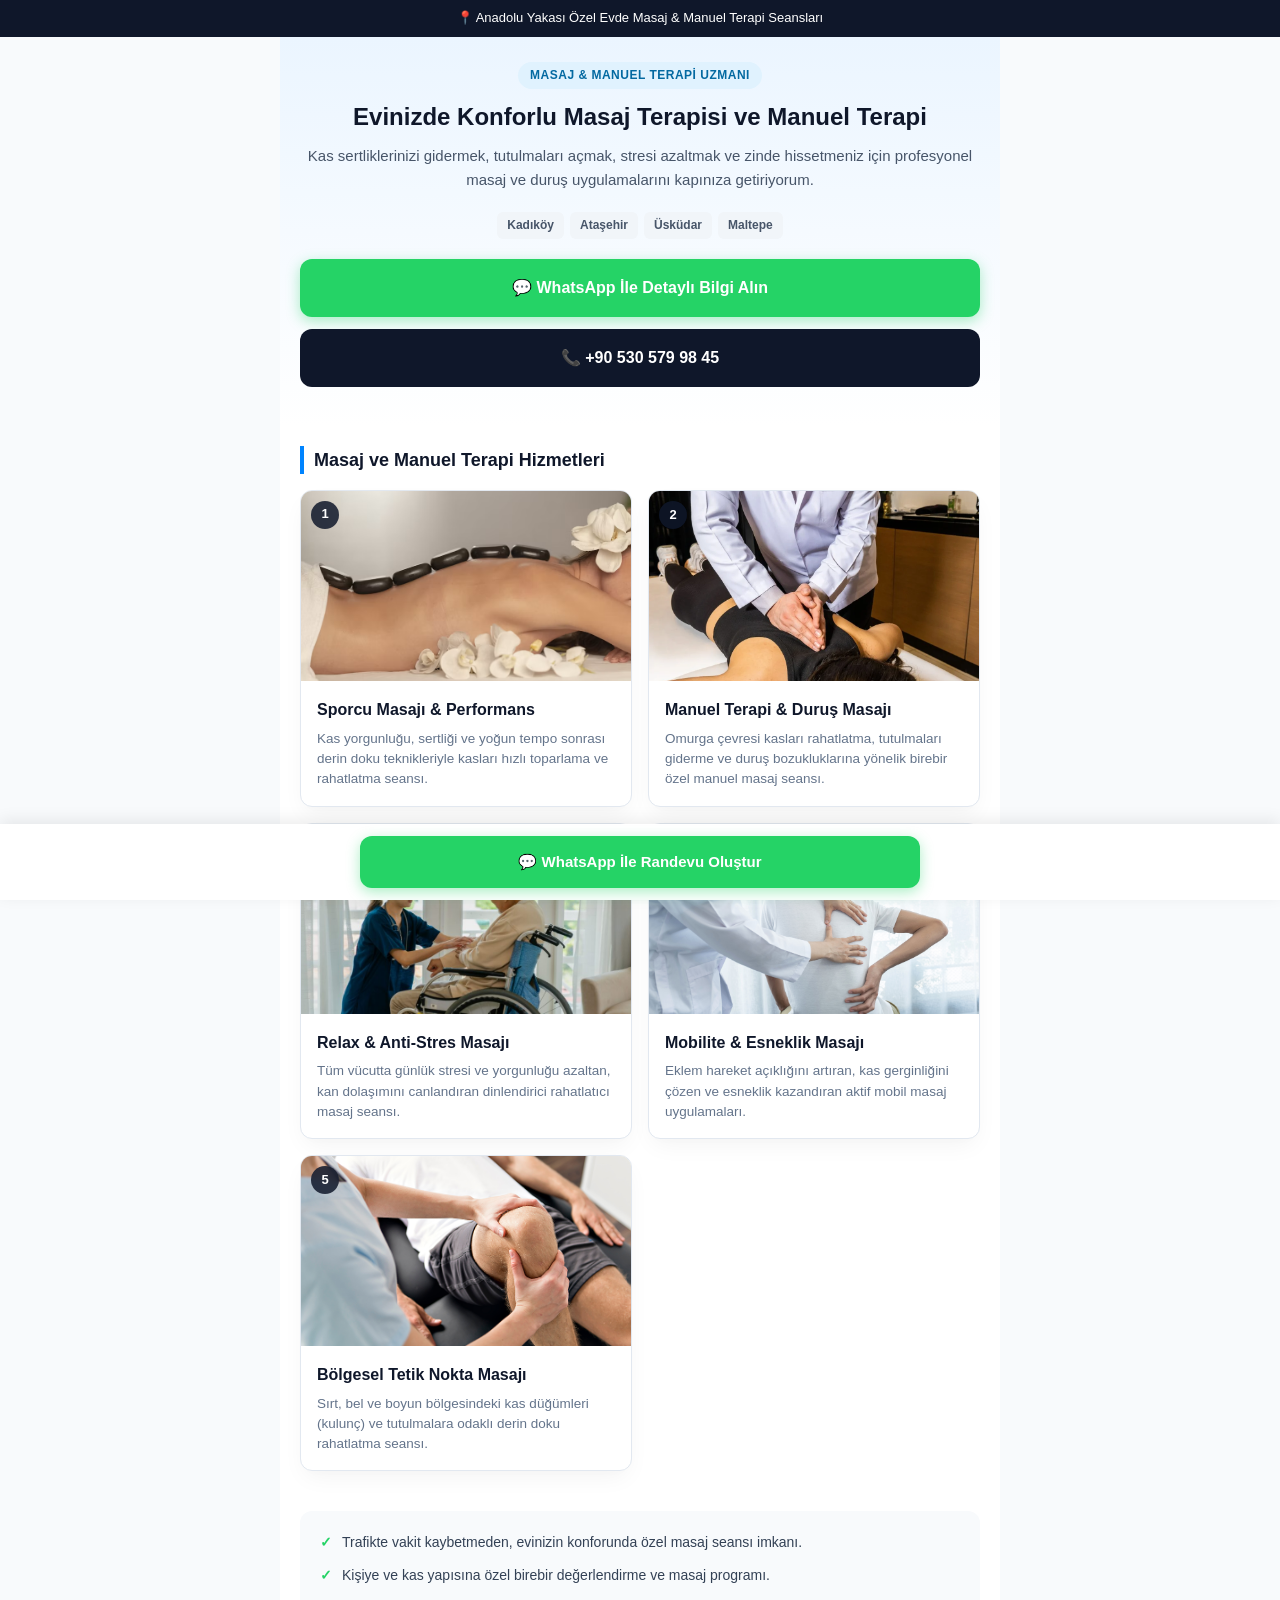
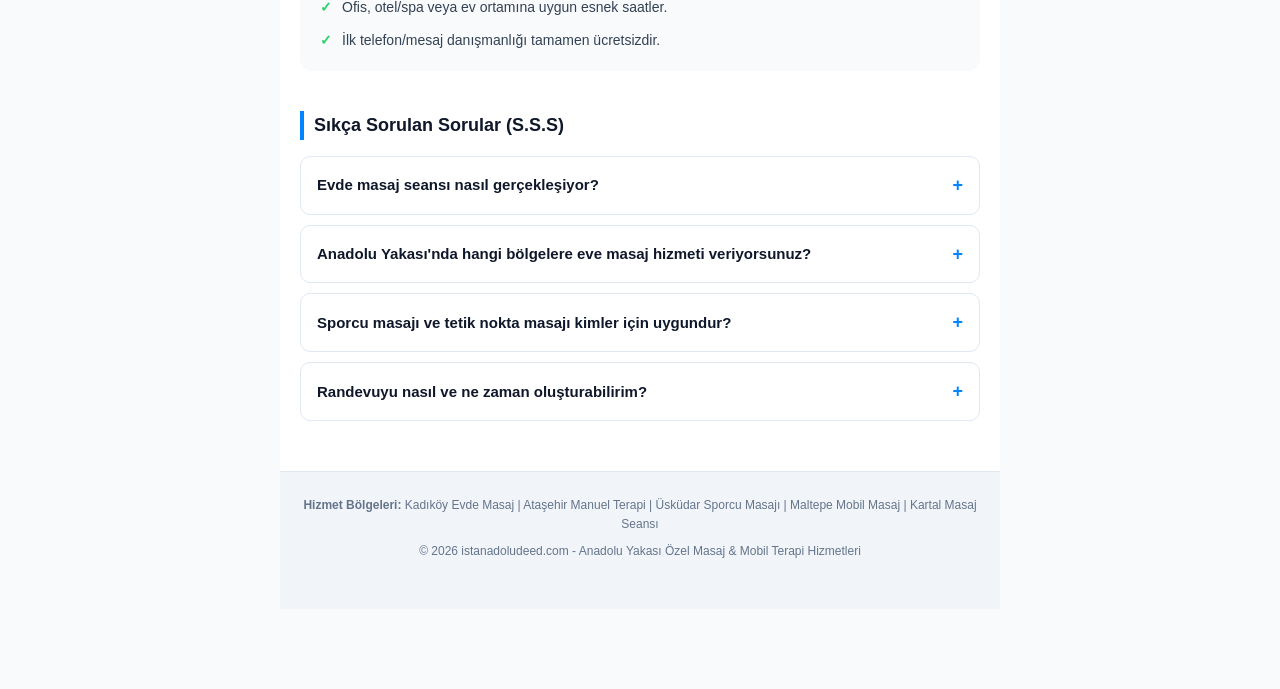
<file: index.html>
<!DOCTYPE html>
<html lang="tr">

<head>
    <!-- Google tag (gtag.js) -->
    <script async src="https://www.googletagmanager.com/gtag/js?id=AW-679322535"></script>
    <script>
      window.dataLayer = window.dataLayer || [];
      function gtag(){dataLayer.push(arguments);}
      gtag('js', new Date());

      gtag('config', 'AW-679322535');
      gtag('event', 'conversion', { 'send_to': 'AW-679322535/gkW0CMbGnvEcEKfH9sMC' });

      // Google Ads & Meta Pixel Manuel Dönüşüm Takibi
      function trackConversion(label) {
        var sendTo = 'AW-679322535';
        if (label) {
          sendTo = label.indexOf('/') !== -1 ? label : ('AW-679322535/' + label);
        }
        if (typeof gtag === 'function') {
          gtag('event', 'conversion', { 'send_to': sendTo });
        }
        if (typeof fbq === 'function') {
          fbq('track', 'Contact');
        }
      }
    </script>

    <meta charset="UTF-8">
    <meta name="viewport" content="width=device-width, initial-scale=1.0">
    <title>Anadolu Yakası Evde Masaj & Manuel Terapi | Hızlı Randevu</title>
    <meta name="description"
        content="Kadıköy, Ataşehir, Üsküdar ve Maltepe bölgesinde evinizde özel masaj ve manuel terapi hizmeti. Sporcu masajı, duruş masajı, relax rahatlama ve bölgesel tetik nokta uygulamaları için WhatsApp'tan hemen ulaşın.">
    <meta name="keywords" content="Anadolu Yakası evde masaj, Kadıköy evde masaj, Ataşehir evde manuel terapi, Üsküdar sporcu masajı, Maltepe mobil masaj, evde masaj seansı, tetik nokta masajı, kulunç masajı">
    <meta name="robots" content="index, follow">
    <link rel="canonical" href="https://istanadoludeed.com/">

    <!-- Open Graph / Facebook -->
    <meta property="og:type" content="website">
    <meta property="og:url" content="https://istanadoludeed.com/">
    <meta property="og:title" content="Anadolu Yakası Evde Masaj & Manuel Terapi | Hızlı Randevu">
    <meta property="og:description" content="Kadıköy, Ataşehir, Üsküdar ve Maltepe bölgesinde evinizde özel masaj ve manuel terapi hizmeti. Sporcu masajı, duruş masajı ve rahatlama seansları.">
    <meta property="og:image" content="https://istanadoludeed.com/images/rahatlama_masaji.png">
    <meta property="og:locale" content="tr_TR">

    <!-- Twitter -->
    <meta name="twitter:card" content="summary_large_image">
    <meta name="twitter:url" content="https://istanadoludeed.com/">
    <meta name="twitter:title" content="Anadolu Yakası Evde Masaj & Manuel Terapi | Hızlı Randevu">
    <meta name="twitter:description" content="Kadıköy, Ataşehir, Üsküdar ve Maltepe bölgesinde evinizde özel masaj ve manuel terapi hizmeti.">
    <meta name="twitter:image" content="https://istanadoludeed.com/images/rahatlama_masaji.png">

    <!-- Schema.org Structured Data -->
    <script type="application/ld+json">
    {
      "@context": "https://schema.org",
      "@type": "HealthAndBeautyBusiness",
      "name": "Anadolu Yakası Evde Masaj & Manuel Terapi",
      "image": "https://istanadoludeed.com/images/rahatlama_masaji.png",
      "url": "https://istanadoludeed.com/",
      "telephone": "+905305799845",
      "priceRange": "₺₺",
      "address": {
        "@type": "PostalAddress",
        "addressLocality": "İstanbul",
        "addressRegion": "Anadolu Yakası",
        "addressCountry": "TR"
      },
      "areaServed": [
        "Kadıköy",
        "Ataşehir",
        "Üsküdar",
        "Maltepe",
        "Kartal"
      ],
      "openingHoursSpecification": {
        "@type": "OpeningHoursSpecification",
        "dayOfWeek": [
          "Monday",
          "Tuesday",
          "Wednesday",
          "Thursday",
          "Friday",
          "Saturday",
          "Sunday"
        ],
        "opens": "08:00",
        "closes": "22:00"
      },
      "description": "Kadıköy, Ataşehir, Üsküdar ve Maltepe bölgesinde evinizde özel masaj, sporcu masajı, rahatlama ve manuel terapi seansları."
    }
    </script>
    <script type="application/ld+json">
    {
      "@context": "https://schema.org",
      "@type": "FAQPage",
      "mainEntity": [
        {
          "@type": "Question",
          "name": "Evde masaj ve manuel terapi seansı nasıl gerçekleşiyor?",
          "acceptedAnswer": {
            "@type": "Answer",
            "text": "Seans öncesi ihtiyacınız değerlendirilir. Taşınabilir masaj masası ve hijyenik malzemeler ile evinizde konforlu bir masaj alanı oluşturularak seans uygulanır."
          }
        },
        {
          "@type": "Question",
          "name": "Anadolu Yakası'nda hangi bölgelere eve masaj hizmetiniz var?",
          "acceptedAnswer": {
            "@type": "Answer",
            "text": "Başta Kadıköy, Ataşehir, Üsküdar, Maltepe ve Kartal olmak üzere İstanbul Anadolu Yakası genelinde mobil masaj seansı sunulmaktadır."
          }
        },
        {
          "@type": "Question",
          "name": "Sporcu masajı ile relax rahatlama masajı arasındaki fark nedir?",
          "acceptedAnswer": {
            "@type": "Answer",
            "text": "Sporcu masajı derin doku teknikleriyle yoğun kas sertliklerini ve tutulmaları çözmeye odaklanırken, relax masaj günlük stresi azaltmak ve genel rahatlama sağlamak için uygulanır."
          }
        }
      ]
    }
    </script>

    <!-- Meta Pixel Code -->
    <script>
      !function(f,b,e,v,n,t,s)
      {if(f.fbq)return;n=f.fbq=function(){n.callMethod?
      n.callMethod.apply(n,arguments):n.queue.push(arguments)};
      if(!f._fbq)f._fbq=n;n.push=n;n.loaded=!0;n.version='2.0';
      n.queue=[];t=b.createElement(e);t.async=!0;
      t.src=v;s=b.getElementsByTagName(e)[0];
      s.parentNode.insertBefore(t,s)}(window, document,'script',
      'https://connect.facebook.net/en_US/fbevents.js');
      fbq('init', '4361704310747199');
      fbq('track', 'PageView');
    </script>
    <noscript><img height="1" width="1" style="display:none"
      src="https://www.facebook.com/tr?id=4361704310747199&ev=PageView&noscript=1"
    /></noscript>
    <!-- End Meta Pixel Code -->

    <style>
        :root {
            --primary-color: #0084FF;
            /* Meta Mavi / Güven Tonu */
            --whatsapp-green: #25D366;
            --dark-navy: #0F172A;
            --light-bg: #F8FAFC;
            --text-color: #334155;
            --card-shadow: 0 10px 25px -5px rgba(0, 0, 0, 0.05), 0 8px 10px -6px rgba(0, 0, 0, 0.01);
        }

        * {
            box-sizing: border-box;
            margin: 0;
            padding: 0;
            font-family: -apple-system, BlinkMacSystemFont, "Segoe UI", Roboto, Helvetica, Arial, sans-serif;
        }

        body {
            background-color: var(--light-bg);
            color: var(--text-color);
            line-height: 1.6;
            padding-bottom: 80px;
            /* Sabit WhatsApp butonu için boşluk */
        }

        /* Üst Bilgilendirme Bandı */
        .top-bar {
            background-color: var(--dark-navy);
            color: #fff;
            text-align: center;
            padding: 8px 12px;
            font-size: 13px;
            font-weight: 500;
        }

        .container {
            max-width: 720px;
            margin: 0 auto;
            background: #ffffff;
            min-height: 100vh;
        }

        /* Hero / Karşılama Alanı */
        .hero {
            padding: 24px 20px;
            text-align: center;
            background: linear-gradient(180deg, #EBF5FF 0%, #FFFFFF 100%);
        }

        .badge {
            display: inline-block;
            background-color: #E0F2FE;
            color: #0369A1;
            font-size: 12px;
            font-weight: 700;
            padding: 4px 12px;
            border-radius: 50px;
            margin-bottom: 12px;
            text-transform: uppercase;
            letter-spacing: 0.5px;
        }

        .hero h1 {
            color: var(--dark-navy);
            font-size: 24px;
            line-height: 1.3;
            margin-bottom: 12px;
            font-weight: 800;
        }

        .hero p {
            font-size: 15px;
            color: #475569;
            margin-bottom: 20px;
        }

        /* Hizmet Bölgeleri Etiketleri */
        .locations {
            display: flex;
            flex-wrap: wrap;
            justify-content: center;
            gap: 6px;
            margin-bottom: 20px;
        }

        .location-tag {
            background-color: #F1F5F9;
            color: #475569;
            font-size: 12px;
            padding: 4px 10px;
            border-radius: 6px;
            font-weight: 600;
        }

        /* Ana Çağrı Butonları */
        .cta-container {
            display: flex;
            flex-direction: column;
            gap: 12px;
            margin: 15px 0;
        }

        .btn {
            display: flex;
            align-items: center;
            justify-content: center;
            gap: 10px;
            padding: 16px;
            border-radius: 12px;
            font-size: 16px;
            font-weight: 700;
            text-decoration: none;
            transition: transform 0.2s, box-shadow 0.2s;
        }

        .btn:active {
            transform: scale(0.98);
        }

        .btn-whatsapp {
            background-color: var(--whatsapp-green);
            color: #ffffff;
            box-shadow: 0 4px 14px rgba(37, 211, 102, 0.39);
        }

        .btn-phone {
            background-color: var(--dark-navy);
            color: #ffffff;
        }

        /* Hizmet Kartları */
        .section {
            padding: 20px;
        }

        .section-title {
            font-size: 18px;
            color: var(--dark-navy);
            margin-bottom: 16px;
            font-weight: 700;
            border-left: 4px solid var(--primary-color);
            padding-left: 10px;
        }

        .services-grid {
            display: grid;
            grid-template-columns: repeat(auto-fit, minmax(250px, 1fr));
            gap: 16px;
        }

        .service-card {
            background: #ffffff;
            border: 1px solid #E2E8F0;
            border-radius: 12px;
            overflow: hidden;
            box-shadow: var(--card-shadow);
            transition: transform 0.2s ease, box-shadow 0.2s ease;
        }

        .service-card:hover {
            transform: translateY(-2px);
            box-shadow: 0 12px 24px -5px rgba(0, 0, 0, 0.08);
        }

        .service-image-wrapper {
            position: relative;
            width: 100%;
            height: 190px;
            background-color: #F1F5F9;
            overflow: hidden;
        }

        .service-img {
            width: 100%;
            height: 100%;
            object-fit: cover;
            display: block;
            transition: transform 0.3s ease;
        }

        .service-card:hover .service-img {
            transform: scale(1.03);
        }

        .service-badge {
            position: absolute;
            top: 10px;
            left: 10px;
            background: rgba(15, 23, 42, 0.85);
            backdrop-filter: blur(4px);
            color: #ffffff;
            width: 28px;
            height: 28px;
            border-radius: 50%;
            display: flex;
            align-items: center;
            justify-content: center;
            font-size: 13px;
            font-weight: 700;
        }

        .service-info {
            padding: 16px;
        }

        .service-info h3 {
            font-size: 16px;
            color: var(--dark-navy);
            margin-bottom: 6px;
            font-weight: 700;
        }

        .service-info p {
            font-size: 13.5px;
            color: #64748B;
            line-height: 1.5;
        }

        /* Süreç ve Güven Unsurları */
        .features {
            background-color: #F8FAFC;
            padding: 20px;
            border-radius: 12px;
            margin: 20px;
        }

        .feature-item {
            display: flex;
            align-items: center;
            gap: 10px;
            font-size: 14px;
            margin-bottom: 10px;
            color: #334155;
            font-weight: 500;
        }

        .feature-item:last-child {
            margin-bottom: 0;
        }

        .check-mark {
            color: var(--whatsapp-green);
            font-weight: bold;
        }

        /* SSS / FAQ Accordion Styles */
        .faq-section {
            margin-top: 10px;
        }

        .faq-container {
            display: flex;
            flex-direction: column;
            gap: 10px;
        }

        .faq-item {
            background: #ffffff;
            border: 1px solid #E2E8F0;
            border-radius: 10px;
            padding: 14px 16px;
            transition: background 0.2s;
        }

        .faq-item[open] {
            background: #F8FAFC;
        }

        .faq-question {
            font-weight: 700;
            color: var(--dark-navy);
            cursor: pointer;
            font-size: 15px;
            list-style: none;
            display: flex;
            justify-content: space-between;
            align-items: center;
        }

        .faq-question::-webkit-details-marker {
            display: none;
        }

        .faq-question::after {
            content: "+";
            font-size: 18px;
            font-weight: 700;
            color: var(--primary-color);
        }

        .faq-item[open] .faq-question::after {
            content: "−";
        }

        .faq-answer {
            margin-top: 10px;
            font-size: 14px;
            color: #475569;
            line-height: 1.6;
        }

        /* SEO Footer */
        .seo-footer {
            text-align: center;
            padding: 24px 20px 40px 20px;
            font-size: 12px;
            color: #64748B;
            background: #F1F5F9;
            border-top: 1px solid #E2E8F0;
            margin-top: 30px;
        }

        .seo-footer p {
            margin-bottom: 8px;
        }

        /* Ekranın Altında Sabit Duran WhatsApp Butonu (Mobil Dönüşüm Odaklı) */
        .sticky-bottom {
            position: fixed;
            bottom: 0;
            left: 0;
            right: 0;
            background: #ffffff;
            padding: 12px 20px;
            box-shadow: 0 -4px 15px rgba(0, 0, 0, 0.08);
            display: flex;
            justify-content: center;
            z-index: 1000;
        }

        .sticky-bottom .btn {
            width: 100%;
            max-width: 560px;
            padding: 14px;
            font-size: 15px;
        }
    </style>
</head>

<body>

    <div class="top-bar">
        📍 Anadolu Yakası Özel Evde Masaj & Manuel Terapi Seansları
    </div>

    <div class="container">

        <!-- Hero Bölümü -->
        <header class="hero">
            <span class="badge">Masaj & Manuel Terapi Uzmanı</span>
            <h1>Evinizde Konforlu Masaj Terapisi ve Manuel Terapi</h1>
            <p>Kas sertliklerinizi gidermek, tutulmaları açmak, stresi azaltmak ve zinde hissetmeniz için profesyonel masaj ve duruş uygulamalarını kapınıza getiriyorum.</p>

            <!-- Hizmet Bölgeleri -->
            <div class="locations">
                <span class="location-tag">Kadıköy</span>
                <span class="location-tag">Ataşehir</span>
                <span class="location-tag">Üsküdar</span>
                <span class="location-tag">Maltepe</span>
            </div>

            <!-- Ana Dönüşüm Butonları -->
            <div class="cta-container">
                <a href="https://wa.me/905305799845?text=Merhaba,%20Anadolu%20Yakası%20evde%20masaj%20ve%20manuel%20terapi%20seansı%20hakkında%20bilgi%20ve%20randevu%20almak%20istiyorum."
                    target="_blank" rel="noopener noreferrer" class="btn btn-whatsapp" onclick="trackConversion('3VXYCMCAqPEcEKfH9sMC');">
                    💬 WhatsApp İle Detaylı Bilgi Alın
                </a>
                <a href="tel:+905305799845" class="btn btn-phone" onclick="trackConversion();">
                    📞 +90 530 579 98 45
                </a>
            </div>
        </header>

        <!-- Hizmet Alanları -->
        <section class="section">
            <h2 class="section-title">Masaj ve Manuel Terapi Hizmetleri</h2>
            <div class="services-grid">

                <div class="service-card">
                    <div class="service-image-wrapper">
                        <img src="./images/rahatlama_masaji.png" alt="Sporcu Masajı & Performans" class="service-img"
                            loading="lazy">
                        <span class="service-badge">1</span>
                    </div>
                    <div class="service-info">
                        <h3>Sporcu Masajı & Performans</h3>
                        <p>Kas yorgunluğu, sertliği ve yoğun tempo sonrası derin doku teknikleriyle kasları hızlı toparlama ve rahatlatma seansı.</p>
                    </div>
                </div>

                <div class="service-card">
                    <div class="service-image-wrapper">
                        <img src="./images/manuel_terapi.png" alt="Manuel Terapi & Duruş Masajı"
                            class="service-img" loading="lazy">
                        <span class="service-badge">2</span>
                    </div>
                    <div class="service-info">
                        <h3>Manuel Terapi & Duruş Masajı</h3>
                        <p>Omurga çevresi kasları rahatlatma, tutulmaları giderme ve duruş bozukluklarına yönelik birebir özel manuel masaj seansı.</p>
                    </div>
                </div>

                <div class="service-card">
                    <div class="service-image-wrapper">
                        <img src="./images/mobilite_terapisi.png" alt="Relax & Anti-Stres Masajı"
                            class="service-img" loading="lazy">
                        <span class="service-badge">3</span>
                    </div>
                    <div class="service-info">
                        <h3>Relax & Anti-Stres Masajı</h3>
                        <p>Tüm vücutta günlük stresi ve yorgunluğu azaltan, kan dolaşımını canlandıran dinlendirici rahatlatıcı masaj seansı.</p>
                    </div>
                </div>

                <div class="service-card">
                    <div class="service-image-wrapper">
                        <img src="./images/denge_danismanligi.png" alt="Mobilite & Esneklik Masajı"
                            class="service-img" loading="lazy">
                        <span class="service-badge">4</span>
                    </div>
                    <div class="service-info">
                        <h3>Mobilite & Esneklik Masajı</h3>
                        <p>Eklem hareket açıklığını artıran, kas gerginliğini çözen ve esneklik kazandıran aktif mobil masaj uygulamaları.</p>
                    </div>
                </div>

                <div class="service-card">
                    <div class="service-image-wrapper">
                        <img src="./images/hareket_egzersizleri.png" alt="Bölgesel Tetik Nokta Masajı" class="service-img"
                            loading="lazy">
                        <span class="service-badge">5</span>
                    </div>
                    <div class="service-info">
                        <h3>Bölgesel Tetik Nokta Masajı</h3>
                        <p>Sırt, bel ve boyun bölgesindeki kas düğümleri (kulunç) ve tutulmalara odaklı derin doku rahatlatma seansı.</p>
                    </div>
                </div>

            </div>
        </section>

        <!-- Neden Evde Masaj Seansı? (Güven Unsurları) -->
        <div class="features">
            <div class="feature-item">
                <span class="check-mark">✓</span> Trafikte vakit kaybetmeden, evinizin konforunda özel masaj seansı imkanı.
            </div>
            <div class="feature-item">
                <span class="check-mark">✓</span> Kişiye ve kas yapısına özel birebir değerlendirme ve masaj programı.
            </div>
            <div class="feature-item">
                <span class="check-mark">✓</span> Ofis, otel/spa veya ev ortamına uygun esnek saatler.
            </div>
            <div class="feature-item">
                <span class="check-mark">✓</span> İlk telefon/mesaj danışmanlığı tamamen ücretsizdir.
            </div>
        </div>

        <!-- Sıkça Sorulan Sorular (SEO FAQ Accordion) -->
        <section class="section faq-section">
            <h2 class="section-title">Sıkça Sorulan Sorular (S.S.S)</h2>
            <div class="faq-container">
                <details class="faq-item">
                    <summary class="faq-question">Evde masaj seansı nasıl gerçekleşiyor?</summary>
                    <p class="faq-answer">Uzmanımız gerekli tüm seans ekipmanları ile adresinize gelir. Evinizde rahat ve hijyenik bir ortam oluşturarak kas yapınıza uygun özel masaj veya manuel uygulama gerçekleştirilir.</p>
                </details>
                <details class="faq-item">
                    <summary class="faq-question">Anadolu Yakası'nda hangi bölgelere eve masaj hizmeti veriyorsunuz?</summary>
                    <p class="faq-answer">Kadıköy, Ataşehir, Üsküdar, Maltepe, Kartal ve civar semtlerde adrese özel mobil masaj ve manuel terapi hizmeti sağlamaktayız.</p>
                </details>
                <details class="faq-item">
                    <summary class="faq-question">Sporcu masajı ve tetik nokta masajı kimler için uygundur?</summary>
                    <p class="faq-answer">Yoğun antrenman yapan sporcular, masa başı çalışanlar, sırt/boyun bölgesinde kulunç ve kas düğümü hisseden herkes için derin doku rahatlatma seanslarımız idealdir.</p>
                </details>
                <details class="faq-item">
                    <summary class="faq-question">Randevuyu nasıl ve ne zaman oluşturabilirim?</summary>
                    <p class="faq-answer">WhatsApp hattımız üzerinden dilediğiniz gün ve saat için kolayca randevu talep edebilirsiniz. Aynı gün için müsaitlik durumuna göre hızlı yönlendirme yapılabilmektedir.</p>
                </details>
            </div>
        </section>

        <!-- SEO Footer -->
        <footer class="seo-footer">
            <p><strong>Hizmet Bölgeleri:</strong> Kadıköy Evde Masaj | Ataşehir Manuel Terapi | Üsküdar Sporcu Masajı | Maltepe Mobil Masaj | Kartal Masaj Seansı</p>
            <p>© 2026 istanadoludeed.com - Anadolu Yakası Özel Masaj & Mobil Terapi Hizmetleri</p>
        </footer>

    </div>

    <!-- Alt Kısımda Sabit Duran Hızlı Mesaj Butonu -->
    <div class="sticky-bottom">
        <a href="https://wa.me/905305799845?text=Merhaba,%20Anadolu%20Yakası%20evde%20masaj%20ve%20manuel%20terapi%20seansı%20hakkında%20bilgi%20ve%20randevu%20almak%20istiyorum."
            target="_blank" rel="noopener noreferrer" class="btn btn-whatsapp" onclick="trackConversion('3VXYCMCAqPEcEKfH9sMC');">
            💬 WhatsApp İle Randevu Oluştur
        </a>
    </div>

</body>

</html>
</file>
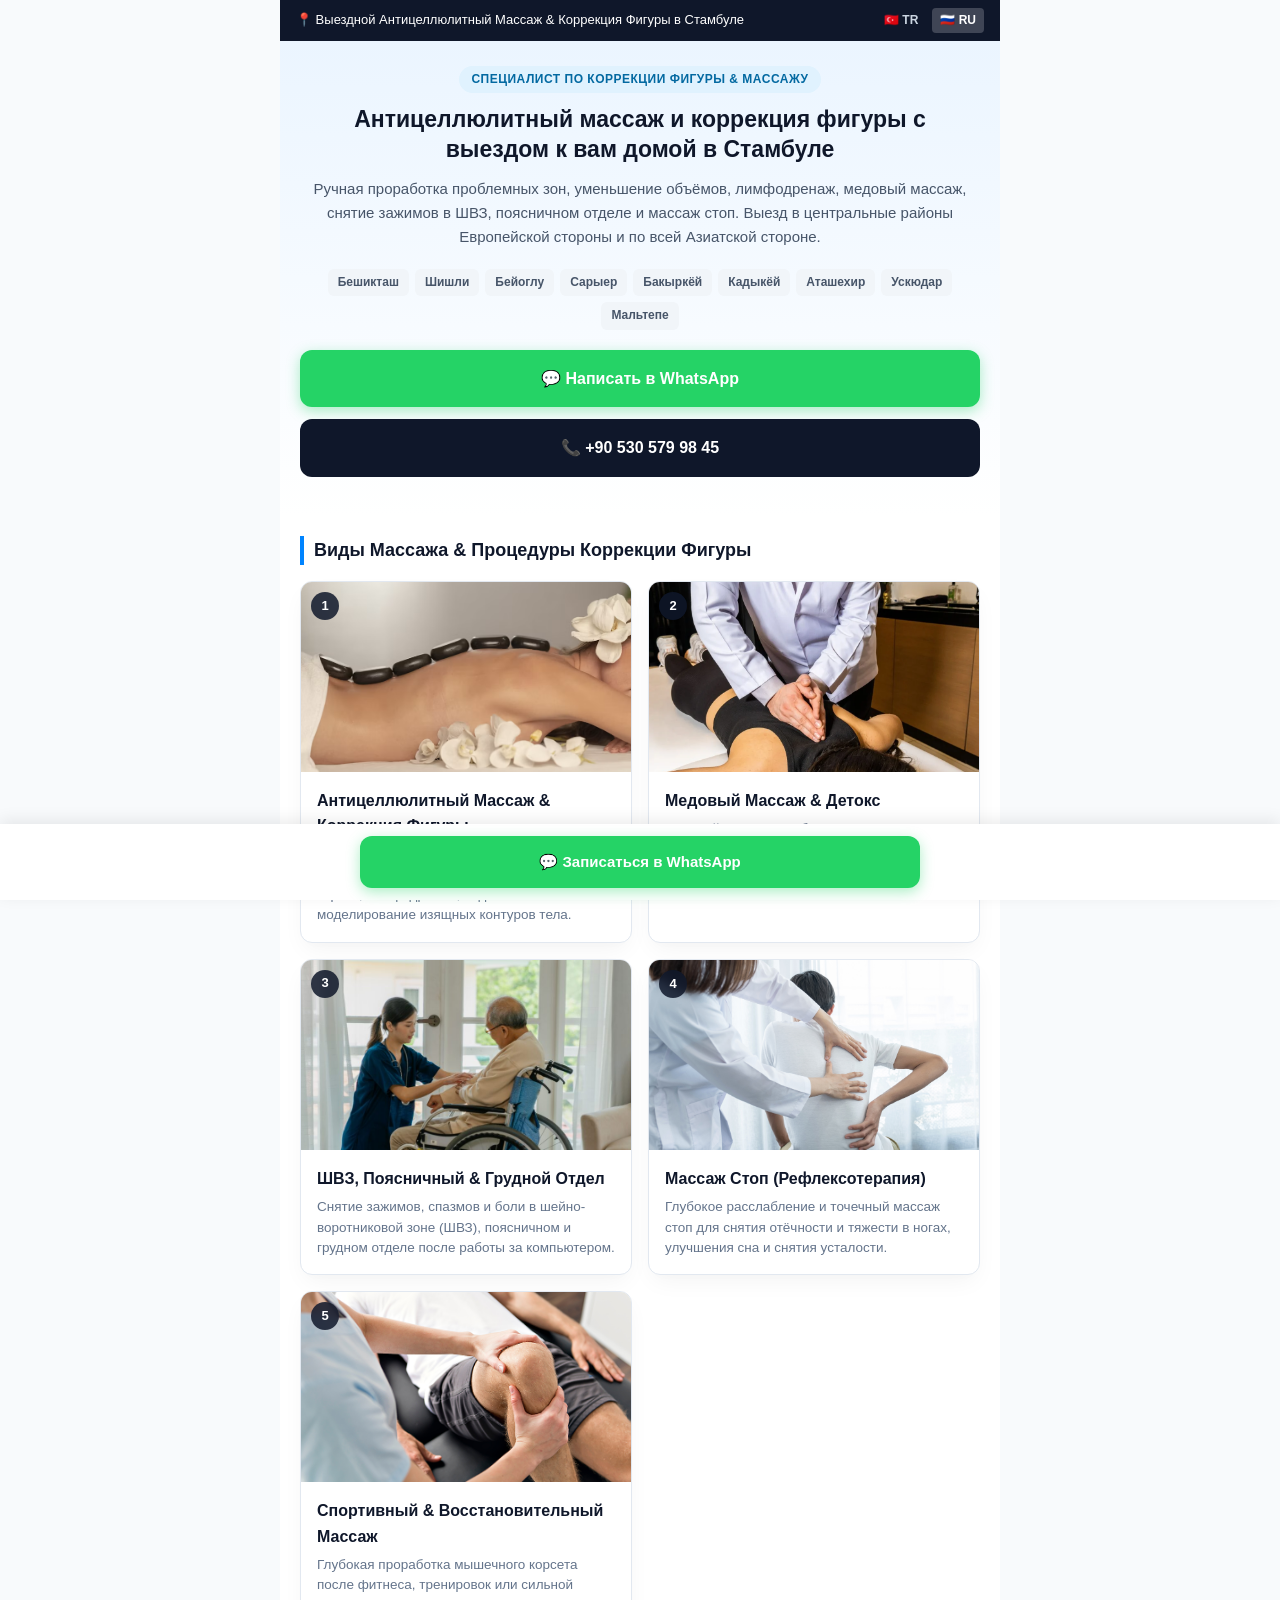
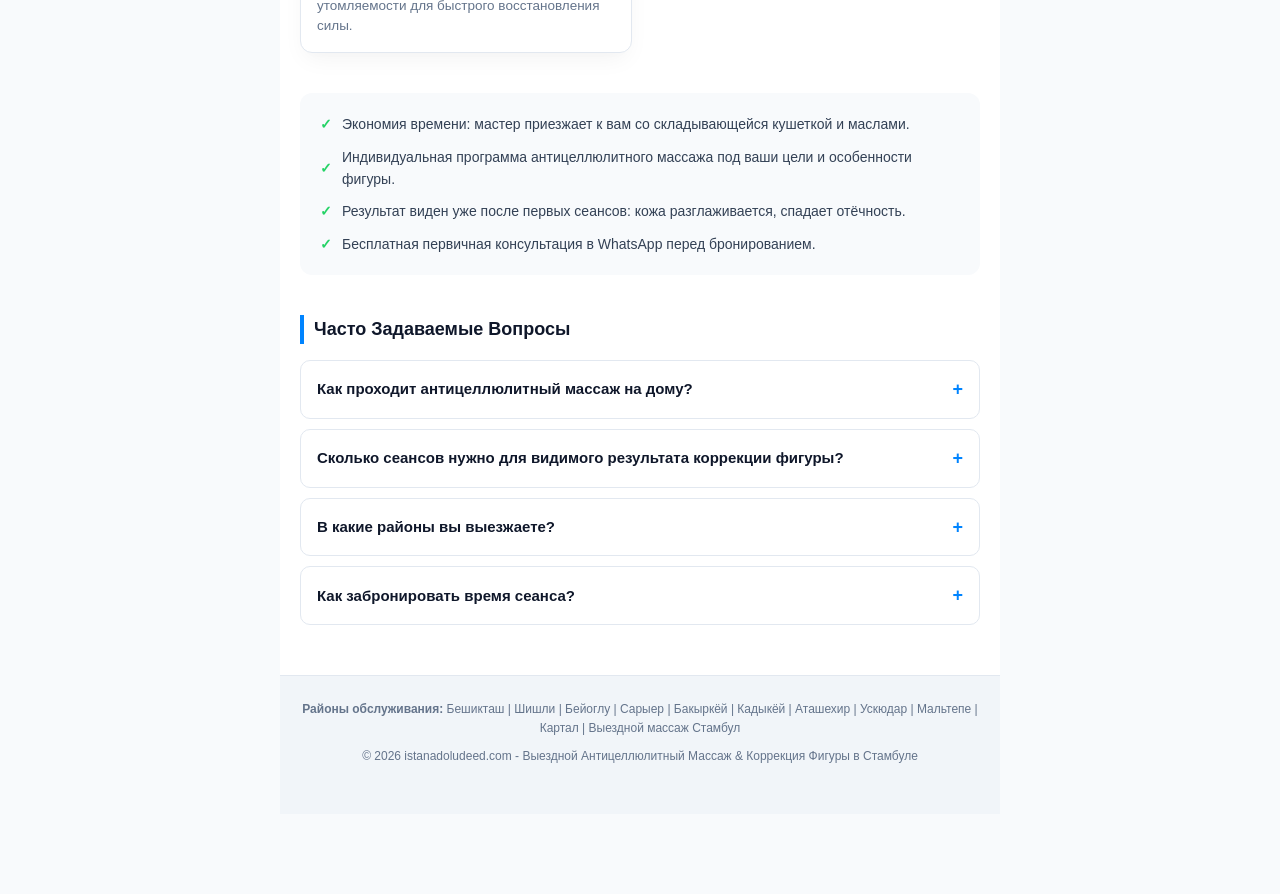
<file: ru/index.html>
<!DOCTYPE html>
<html lang="ru">

<head>
    <script>
      // Meta Pixel Contact Event Tracking
      function trackConversion() {
        if (typeof fbq === 'function') {
          fbq('track', 'Contact');
        }
      }
    </script>

    <meta charset="UTF-8">
    <meta name="viewport" content="width=device-width, initial-scale=1.0">
    <title>Антицеллюлитный Массаж & Коррекция Фигуры в Стамбуле | Выезд на дом</title>
    <meta name="description"
        content="Эффективный антицеллюлитный массаж, коррекция фигуры, медовый массаж, массаж ШВЗ и стоп с выездом на дом в Стамбуле (Бешикташ, Шишли, Бейоглу, Сарыер, Кадыкёй, Аташехир, Ускюдар). Запись в WhatsApp!">
    <meta name="keywords" content="антицеллюлитный массаж Стамбул, массаж Бешикташ, массаж Шишли, массаж Бейоглу, массаж Сарыер, коррекция фигуры Стамбул, медовый массаж, выездной массаж Стамбул, Кадыкёй массаж, Аташехир массаж">
    <meta name="robots" content="index, follow">
    <link rel="canonical" href="https://istanadoludeed.com/ru/">
    <link rel="alternate" hreflang="tr" href="https://istanadoludeed.com/tr/" />
    <link rel="alternate" hreflang="ru" href="https://istanadoludeed.com/ru/" />

    <!-- Open Graph / Facebook -->
    <meta property="og:type" content="website">
    <meta property="og:url" content="https://istanadoludeed.com/ru/">
    <meta property="og:title" content="Антицеллюлитный Массаж & Коррекция Фигуры с Выездом на Дом в Стамбуле">
    <meta property="og:description" content="Антицеллюлитный массаж, коррекция фигуры, медовый массаж, ШВЗ и массаж стоп у вас дома. Центр Европейской стороны (Бешикташ, Шишли, Бейоглу, Сарыер) и Азиатская сторона.">
    <meta property="og:image" content="https://istanadoludeed.com/images/rahatlama_masaji.png">
    <meta property="og:locale" content="ru_RU">

    <!-- Twitter -->
    <meta name="twitter:card" content="summary_large_image">
    <meta name="twitter:url" content="https://istanadoludeed.com/ru/">
    <meta name="twitter:title" content="Антицеллюлитный Массаж & Коррекция Фигуры в Стамбуле">
    <meta name="twitter:description" content="Антицеллюлитный массаж, коррекция фигуры, медовый массаж, ШВЗ и массаж стоп с выездом на дом в Стамбуле.">
    <meta name="twitter:image" content="https://istanadoludeed.com/images/rahatlama_masaji.png">

    <!-- Schema.org Structured Data -->
    <script type="application/ld+json">
    {
      "@context": "https://schema.org",
      "@type": "HealthAndBeautyBusiness",
      "name": "Антицеллюлитный Массаж & Коррекция Фигуры в Стамбуле",
      "image": "https://istanadoludeed.com/images/rahatlama_masaji.png",
      "url": "https://istanadoludeed.com/ru/",
      "telephone": "+905305799845",
      "priceRange": "₺₺",
      "address": {
        "@type": "PostalAddress",
        "addressLocality": "Стамбул",
        "addressRegion": "Стамбул",
        "addressCountry": "TR"
      },
      "areaServed": [
        "Beşiktaş",
        "Şişli",
        "Beyoğlu",
        "Sarıyer",
        "Bakırköy",
        "Kadıköy",
        "Ataşehir",
        "Üsküdar",
        "Maltepe"
      ],
      "openingHoursSpecification": {
        "@type": "OpeningHoursSpecification",
        "dayOfWeek": [
          "Monday",
          "Tuesday",
          "Wednesday",
          "Thursday",
          "Friday",
          "Saturday",
          "Sunday"
        ],
        "opens": "08:00",
        "closes": "22:00"
      },
      "description": "Антицеллюлитный массаж, коррекция фигуры, медовый массаж, массаж ШВЗ, проработка пояснично-грудного отдела и массаж стоп с выездом на дом в центральных районах Европейской стороны (Бешикташ, Шишли, Бейоглу, Сарыер) и Азиатской стороны Стамбула."
    }
    </script>
    <script type="application/ld+json">
    {
      "@context": "https://schema.org",
      "@type": "FAQPage",
      "mainEntity": [
        {
          "@type": "Question",
          "name": "Как проходит антицеллюлитный массаж на дому?",
          "acceptedAnswer": {
            "@type": "Answer",
            "text": "Массажист приезжает со складывающейся кушеткой, гипоаллергенными маслами и средствами для коррекции фигуры. Проводится интенсивная ручная проработка проблемных зон для стимулирования кровообращения и лимфодренажа."
          }
        },
        {
          "@type": "Question",
          "name": "Сколько сеансов нужно для видимого результата коррекции фигуры?",
          "acceptedAnswer": {
            "@type": "Answer",
            "text": "Первые результаты (уменьшение отёчности и гладкость кожи) заметны уже после 2-3 сеансов. Для стойкого эффекта и коррекции объемов рекомендуется курс из 8-10 процедур."
          }
        },
        {
          "@type": "Question",
          "name": "В какие районы вы выезжаете?",
          "acceptedAnswer": {
            "@type": "Answer",
            "text": "Выезд осуществляется в центральные районы Европейской стороны (Бешикташ, Шишли, Бейоглу, Сарыер, Бакыркёй) и по всей Азиатской стороне (Кадыкёй, Аташехир, Ускюдар, Мальтепе, Картал)."
          }
        }
      ]
    }
    </script>

    <!-- Meta Pixel Code -->
    <script>
      !function(f,b,e,v,n,t,s)
      {if(f.fbq)return;n=f.fbq=function(){n.callMethod?
      n.callMethod.apply(n,arguments):n.queue.push(arguments)};
      if(!f._fbq)f._fbq=n;n.push=n;n.loaded=!0;n.version='2.0';
      n.queue=[];t=b.createElement(e);t.async=!0;
      t.src=v;s=b.getElementsByTagName(e)[0];
      s.parentNode.insertBefore(t,s)}(window, document,'script',
      'https://connect.facebook.net/en_US/fbevents.js');
      fbq('init', '4361704310747199');
      fbq('track', 'PageView');
      fbq('track', 'ViewContent');

      // WhatsApp Button Click Tracking (Fires Contact & Lead standard events)
      function trackWhatsAppClick() {
        if (typeof fbq === 'function') {
          fbq('track', 'Contact');
          fbq('track', 'Lead');
        }
      }

      // Phone Call Button Click Tracking (Fires Contact standard event)
      function trackPhoneClick() {
        if (typeof fbq === 'function') {
          fbq('track', 'Contact');
        }
      }
    </script>
    <noscript><img height="1" width="1" style="display:none"
      src="https://www.facebook.com/tr?id=4361704310747199&ev=PageView&noscript=1"
    /></noscript>
    <!-- End Meta Pixel Code -->

    <link rel="stylesheet" href="/css/style.css">
</head>

<body>

    <div class="top-bar">
        <span class="top-bar-text">📍 Выездной Антицеллюлитный Массаж & Коррекция Фигуры в Стамбуле</span>
        <div class="lang-switcher">
            <a href="/tr/" class="lang-btn">🇹🇷 TR</a>
            <a href="/ru/" class="lang-btn active">🇷🇺 RU</a>
        </div>
    </div>

    <div class="container">

        <!-- Hero Bölümü -->
        <header class="hero">
            <span class="badge">Специалист по Коррекции Фигуры & Массажу</span>
            <h1>Антицеллюлитный массаж и коррекция фигуры с выездом к вам домой в Стамбуле</h1>
            <p>Ручная проработка проблемных зон, уменьшение объёмов, лимфодренаж, медовый массаж, снятие зажимов в ШВЗ, поясничном отделе и массаж стоп. Выезд в центральные районы Европейской стороны и по всей Азиатской стороне.</p>

            <!-- Hizmet Bölgeleri -->
            <div class="locations">
                <span class="location-tag">Бешикташ</span>
                <span class="location-tag">Шишли</span>
                <span class="location-tag">Бейоглу</span>
                <span class="location-tag">Сарыер</span>
                <span class="location-tag">Бакыркёй</span>
                <span class="location-tag">Кадыкёй</span>
                <span class="location-tag">Аташехир</span>
                <span class="location-tag">Ускюдар</span>
                <span class="location-tag">Мальтепе</span>
            </div>

            <!-- Ana Dönüşüm Butonları -->
            <div class="cta-container">
                <a href="https://wa.me/905305799845?text=%D0%97%D0%B4%D1%80%D0%B0%D0%B2%D1%81%D1%82%D0%B2%D1%83%D0%B9%D1%82%D0%B5!%20%D0%AF%20%D1%85%D0%BE%D1%87%D1%83%20%D0%B7%D0%B0%D0%BF%D0%B8%D1%81%D0%B0%D1%82%D1%8C%D1%81%D1%8F%20%D0%BD%D0%B0%20%D0%B0%D0%BD%D1%82%D0%B8%D1%86%D0%B5%D0%BB%D0%BB%D1%8E%D0%BB%D0%B8%D1%82%D0%BD%D1%8B%D0%B9%20%D0%BC%D0%B0%D1%81%D1%81%D0%B0%D0%B6%20%D0%B8%20%D0%BA%D0%BE%D1%80%D1%80%D0%B5%D0%BA%D1%86%D0%B8%D1%8E%20%D1%84%D0%B8%D0%B3%D1%83%D1%80%D1%8B%20%D0%BD%D0%B0%20%D0%B4%D0%BE%D0%BC%D1%83."
                    target="_blank" rel="noopener noreferrer" class="btn btn-whatsapp" onclick="trackConversion();">
                    💬 Написать в WhatsApp
                </a>
                <a href="tel:+905305799845" class="btn btn-phone" onclick="trackConversion();">
                    📞 +90 530 579 98 45
                </a>
            </div>
        </header>

        <!-- Hizmet Alanları -->
        <section class="section">
            <h2 class="section-title">Виды Массажа & Процедуры Коррекции Фигуры</h2>
            <div class="services-grid">

                <div class="service-card">
                    <div class="service-image-wrapper">
                        <img src="/images/rahatlama_masaji.png" alt="Антицеллюлитный массаж и коррекция фигуры" class="service-img"
                            loading="lazy">
                        <span class="service-badge">1</span>
                    </div>
                    <div class="service-info">
                        <h3>Антицеллюлитный Массаж & Коррекция Фигуры</h3>
                        <p>Интенсивная ручная техника для бёдер, ягодиц и живота: устранение «апельсиновой корки», лимфодренаж, подтяжка кожи и моделирование изящных контуров тела.</p>
                    </div>
                </div>

                <div class="service-card">
                    <div class="service-image-wrapper">
                        <img src="/images/manuel_terapi.png" alt="Медовый массаж и детокс"
                            class="service-img" loading="lazy">
                        <span class="service-badge">2</span>
                    </div>
                    <div class="service-info">
                        <h3>Медовый Массаж & Детокс</h3>
                        <p>Мощный пилинг и глубинное выведение токсинов с натуральным мёдом. Стимулирует кровообращение, повышает упругость кожи и ускоряет жиросжигание.</p>
                    </div>
                </div>

                <div class="service-card">
                    <div class="service-image-wrapper">
                        <img src="/images/mobilite_terapisi.png" alt="Массаж ШВЗ, поясничный и грудной отдел"
                            class="service-img" loading="lazy">
                        <span class="service-badge">3</span>
                    </div>
                    <div class="service-info">
                        <h3>ШВЗ, Поясничный & Грудной Отдел</h3>
                        <p>Снятие зажимов, спазмов и боли в шейно-воротниковой зоне (ШВЗ), поясничном и грудном отделе после работы за компьютером.</p>
                    </div>
                </div>

                <div class="service-card">
                    <div class="service-image-wrapper">
                        <img src="/images/denge_danismanligi.png" alt="Массаж стоп"
                            class="service-img" loading="lazy">
                        <span class="service-badge">4</span>
                    </div>
                    <div class="service-info">
                        <h3>Массаж Стоп (Рефлексотерапия)</h3>
                        <p>Глубокое расслабление и точечный массаж стоп для снятия отёчности и тяжести в ногах, улучшения сна и снятия усталости.</p>
                    </div>
                </div>

                <div class="service-card">
                    <div class="service-image-wrapper">
                        <img src="/images/hareket_egzersizleri.png" alt="Спортивный и восстановительный массаж" class="service-img"
                            loading="lazy">
                        <span class="service-badge">5</span>
                    </div>
                    <div class="service-info">
                        <h3>Спортивный & Восстановительный Массаж</h3>
                        <p>Глубокая проработка мышечного корсета после фитнеса, тренировок или сильной утомляемости для быстрого восстановления силы.</p>
                    </div>
                </div>

            </div>
        </section>

        <!-- Neden Evde Masaj Seansı? (Güven Unsurları) -->
        <div class="features">
            <div class="feature-item">
                <span class="check-mark">✓</span> Экономия времени: мастер приезжает к вам со складывающейся кушеткой и маслами.
            </div>
            <div class="feature-item">
                <span class="check-mark">✓</span> Индивидуальная программа антицеллюлитного массажа под ваши цели и особенности фигуры.
            </div>
            <div class="feature-item">
                <span class="check-mark">✓</span> Результат виден уже после первых сеансов: кожа разглаживается, спадает отёчность.
            </div>
            <div class="feature-item">
                <span class="check-mark">✓</span> Бесплатная первичная консультация в WhatsApp перед бронированием.
            </div>
        </div>

        <!-- Sıkça Sorulan Sorular (SEO FAQ Accordion) -->
        <section class="section faq-section">
            <h2 class="section-title">Часто Задаваемые Вопросы</h2>
            <div class="faq-container">
                <details class="faq-item">
                    <summary class="faq-question">Как проходит антицеллюлитный массаж на дому?</summary>
                    <p class="faq-answer">Массажист приезжает со складывающейся кушеткой, гипоаллергенными маслами и средствами для коррекции фигуры. Проводится интенсивная ручная проработка проблемных зон для стимулирования кровообращения и лимфодренажа.</p>
                </details>
                <details class="faq-item">
                    <summary class="faq-question">Сколько сеансов нужно для видимого результата коррекции фигуры?</summary>
                    <p class="faq-answer">Первые результаты (уменьшение отёчности и гладкость кожи) заметны уже после 2-3 сеансов. Для стойкого эффекта и коррекции объемов рекомендуется курс из 8-10 процедур.</p>
                </details>
                <details class="faq-item">
                    <summary class="faq-question">В какие районы вы выезжаете?</summary>
                    <p class="faq-answer">Выезд осуществляется в центральные районы Европейской стороны (Бешикташ, Шишли, Бейоглу, Сарыер, Бакыркёй) и по всей Азиатской стороне (Кадыкёй, Аташехир, Ускюдар, Мальтепе, Картал).</p>
                </details>
                <details class="faq-item">
                    <summary class="faq-question">Как забронировать время сеанса?</summary>
                    <p class="faq-answer">Просто нажмите на кнопку WhatsApp, укажите ваш район и желаемый день. Менеджер согласует удобное время визита.</p>
                </details>
            </div>
        </section>

        <!-- SEO Footer -->
        <footer class="seo-footer">
            <p><strong>Районы обслуживания:</strong> Бешикташ | Шишли | Бейоглу | Сарыер | Бакыркёй | Кадыкёй | Аташехир | Ускюдар | Мальтепе | Картал | Выездной массаж Стамбул</p>
            <p>© 2026 istanadoludeed.com - Выездной Антицеллюлитный Массаж & Коррекция Фигуры в Стамбуле</p>
        </footer>

    </div>

    <!-- Alt Kısımda Sabit Duran Hızlı Mesaj Butonu -->
    <div class="sticky-bottom">
        <a href="https://wa.me/905305799845?text=%D0%97%D0%B4%D1%80%D0%B0%D0%B2%D1%81%D1%82%D0%B2%D1%83%D0%B9%D1%82%D0%B5!%20%D0%AF%20%D1%85%D0%BE%D1%87%D1%83%20%D0%B7%D0%B0%D0%BF%D0%B8%D1%81%D0%B0%D1%82%D1%8C%D1%81%D1%8F%20%D0%BD%D0%B0%20%D0%B0%D0%BD%D1%82%D1%86%D0%B5%D0%BB%D0%BB%D1%8E%D0%BB%D0%B8%D1%82%D0%BD%D1%8B%D0%B9%20%D0%BC%D0%B0%D1%81%D1%81%D0%B0%D0%B6%20%D0%B8%20%D0%BA%D0%BE%D1%80%D1%80%D0%B5%D0%BA%D1%86%D0%B8%D1%8E%20%D1%84%D0%B8%D0%B3%D1%83%D1%80%D1%8B%20%D0%BD%D0%B0%20%D0%B4%D0%BE%D0%BC%D1%83."
            target="_blank" rel="noopener noreferrer" class="btn btn-whatsapp" onclick="trackConversion();">
            💬 Записаться в WhatsApp
        </a>
    </div>

</body>

</html>
</file>
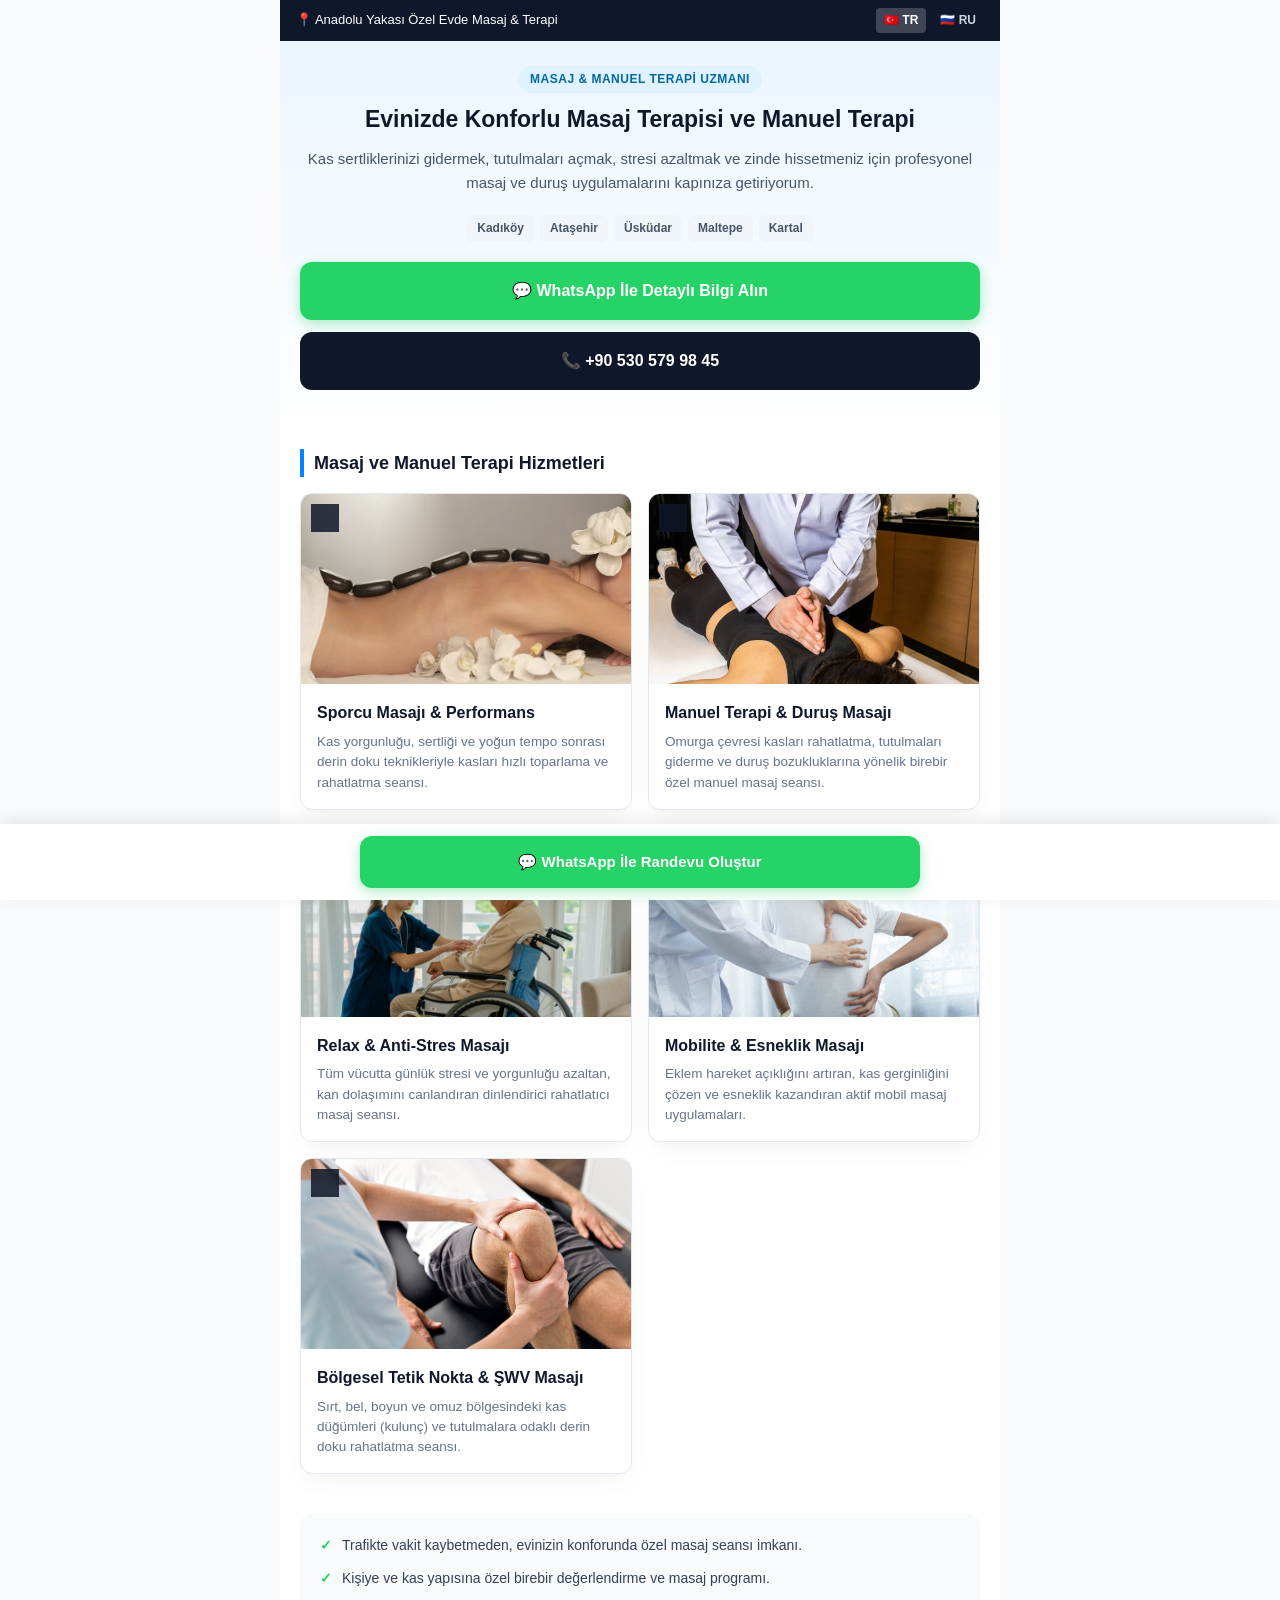
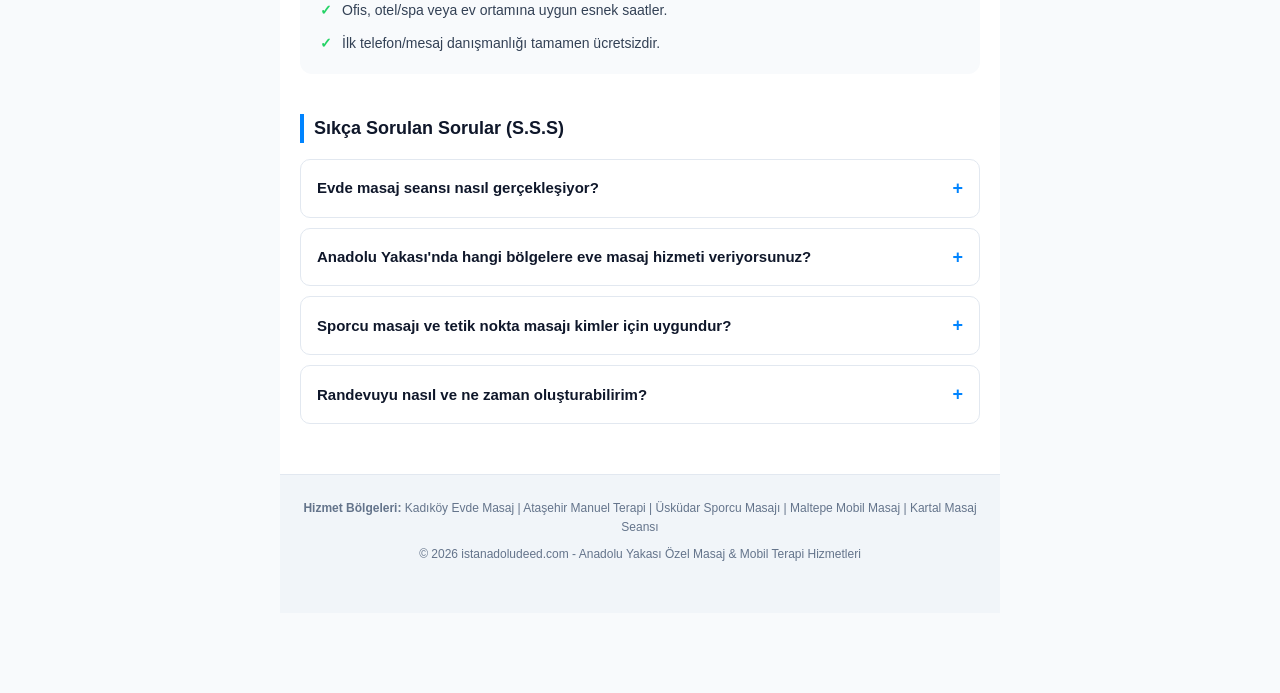
<file: tr/index.html>
<!DOCTYPE html>
<html lang="tr">

<head>
    <script>
      // Meta Pixel Contact Event Tracking
      function trackConversion() {
        if (typeof fbq === 'function') {
          fbq('track', 'Contact');
        }
      }
    </script>

    <meta charset="UTF-8">
    <meta name="viewport" content="width=device-width, initial-scale=1.0">
    <title>Anadolu Yakası Evde Masaj & Manuel Terapi | Hızlı Randevu</title>
    <meta name="description"
        content="Kadıköy, Ataşehir, Üsküdar ve Maltepe bölgesinde evinizde özel masaj ve manuel terapi hizmeti. Sporcu masajı, duruş masajı, relax rahatlama ve bölgesel tetik nokta uygulamaları için WhatsApp'tan hemen ulaşın.">
    <meta name="keywords" content="Anadolu Yakası evde masaj, Kadıköy evde masaj, Ataşehir evde manuel terapi, Üsküdar sporcu masajı, Maltepe mobil masaj, evde masaj seansı, tetik nokta masajı, kulunç masajı">
    <meta name="robots" content="index, follow">
    <link rel="canonical" href="https://istanadoludeed.com/tr/">
    <link rel="alternate" hreflang="tr" href="https://istanadoludeed.com/tr/" />
    <link rel="alternate" hreflang="ru" href="https://istanadoludeed.com/ru/" />

    <!-- Open Graph / Facebook -->
    <meta property="og:type" content="website">
    <meta property="og:url" content="https://istanadoludeed.com/tr/">
    <meta property="og:title" content="Anadolu Yakası Evde Masaj & Manuel Terapi | Hızlı Randevu">
    <meta property="og:description" content="Kadıköy, Ataşehir, Üsküdar ve Maltepe bölgesinde evinizde özel masaj ve manuel terapi hizmeti. Sporcu masajı, duruş masajı ve rahatlama seansları.">
    <meta property="og:image" content="https://istanadoludeed.com/images/rahatlama_masaji.png">
    <meta property="og:locale" content="tr_TR">

    <!-- Twitter -->
    <meta name="twitter:card" content="summary_large_image">
    <meta name="twitter:url" content="https://istanadoludeed.com/tr/">
    <meta name="twitter:title" content="Anadolu Yakası Evde Masaj & Manuel Terapi | Hızlı Randevu">
    <meta name="twitter:description" content="Kadıköy, Ataşehir, Üsküdar ve Maltepe bölgesinde evinizde özel masaj ve manuel terapi hizmeti.">
    <meta name="twitter:image" content="https://istanadoludeed.com/images/rahatlama_masaji.png">

    <!-- Schema.org Structured Data -->
    <script type="application/ld+json">
    {
      "@context": "https://schema.org",
      "@type": "HealthAndBeautyBusiness",
      "name": "Anadolu Yakası Evde Masaj & Manuel Terapi",
      "image": "https://istanadoludeed.com/images/rahatlama_masaji.png",
      "url": "https://istanadoludeed.com/tr/",
      "telephone": "+905305799845",
      "priceRange": "₺₺",
      "address": {
        "@type": "PostalAddress",
        "addressLocality": "İstanbul",
        "addressRegion": "Anadolu Yakası",
        "addressCountry": "TR"
      },
      "areaServed": [
        "Kadıköy",
        "Ataşehir",
        "Üsküdar",
        "Maltepe",
        "Kartal"
      ],
      "openingHoursSpecification": {
        "@type": "OpeningHoursSpecification",
        "dayOfWeek": [
          "Monday",
          "Tuesday",
          "Wednesday",
          "Thursday",
          "Friday",
          "Saturday",
          "Sunday"
        ],
        "opens": "08:00",
        "closes": "22:00"
      },
      "description": "Kadıköy, Ataşehir, Üsküdar ve Maltepe bölgesinde evinizde özel masaj, sporcu masajı, rahatlama ve manuel terapi seansları."
    }
    </script>
    <script type="application/ld+json">
    {
      "@context": "https://schema.org",
      "@type": "FAQPage",
      "mainEntity": [
        {
          "@type": "Question",
          "name": "Evde masaj ve manuel terapi seansı nasıl gerçekleşiyor?",
          "acceptedAnswer": {
            "@type": "Answer",
            "text": "Seans öncesi ihtiyacınız değerlendirilir. Taşınabilir masaj masası ve hijyenik malzemeler ile evinizde konforlu bir masaj alanı oluşturularak seans uygulanır."
          }
        },
        {
          "@type": "Question",
          "name": "Anadolu Yakası'nda hangi bölgelere eve masaj hizmetiniz var?",
          "acceptedAnswer": {
            "@type": "Answer",
            "text": "Başta Kadıköy, Ataşehir, Üsküdar, Maltepe ve Kartal olmak üzere İstanbul Anadolu Yakası genelinde mobil masaj seansı sunulmaktadır."
          }
        },
        {
          "@type": "Question",
          "name": "Sporcu masajı ile relax rahatlama masajı arasındaki fark nedir?",
          "acceptedAnswer": {
            "@type": "Answer",
            "text": "Sporcu masajı derin doku teknikleriyle yoğun kas sertliklerini ve tutulmaları çözmeye odaklanırken, relax masaj günlük stresi azaltmak ve genel rahatlama sağlamak için uygulanır."
          }
        }
      ]
    }
    </script>

    <!-- Meta Pixel Code -->
    <script>
      !function(f,b,e,v,n,t,s)
      {if(f.fbq)return;n=f.fbq=function(){n.callMethod?
      n.callMethod.apply(n,arguments):n.queue.push(arguments)};
      if(!f._fbq)f._fbq=n;n.push=n;n.loaded=!0;n.version='2.0';
      n.queue=[];t=b.createElement(e);t.async=!0;
      t.src=v;s=b.getElementsByTagName(e)[0];
      s.parentNode.insertBefore(t,s)}(window, document,'script',
      'https://connect.facebook.net/en_US/fbevents.js');
      fbq('init', '4361704310747199');
      fbq('track', 'PageView');
      fbq('track', 'ViewContent');
    </script>
    <noscript><img height="1" width="1" style="display:none"
      src="https://www.facebook.com/tr?id=4361704310747199&ev=PageView&noscript=1"
    /></noscript>
    <!-- End Meta Pixel Code -->

    <link rel="stylesheet" href="/css/style.css">
</head>

<body>

    <div class="top-bar">
        <span class="top-bar-text">📍 Anadolu Yakası Özel Evde Masaj & Terapi</span>
        <div class="lang-switcher">
            <a href="/tr/" class="lang-btn active">🇹🇷 TR</a>
            <a href="/ru/" class="lang-btn">🇷🇺 RU</a>
        </div>
    </div>

    <div class="container">

        <!-- Hero Bölümü -->
        <header class="hero">
            <span class="badge">Masaj & Manuel Terapi Uzmanı</span>
            <h1>Evinizde Konforlu Masaj Terapisi ve Manuel Terapi</h1>
            <p>Kas sertliklerinizi gidermek, tutulmaları açmak, stresi azaltmak ve zinde hissetmeniz için profesyonel masaj ve duruş uygulamalarını kapınıza getiriyorum.</p>

            <!-- Hizmet Bölgeleri -->
            <div class="locations">
                <span class="location-tag">Kadıköy</span>
                <span class="location-tag">Ataşehir</span>
                <span class="location-tag">Üsküdar</span>
                <span class="location-tag">Maltepe</span>
                <span class="location-tag">Kartal</span>
            </div>

            <!-- Ana Dönüşüm Butonları -->
            <div class="cta-container">
                <a href="https://wa.me/905305799845?text=Merhaba,%20Anadolu%20Yakası%20evde%20masaj%20ve%20manuel%20terapi%20seansı%20hakkında%20bilgi%20ve%20randevu%20almak%20istiyorum."
                    target="_blank" rel="noopener noreferrer" class="btn btn-whatsapp" onclick="trackConversion();">
                    💬 WhatsApp İle Detaylı Bilgi Alın
                </a>
                <a href="tel:+905305799845" class="btn btn-phone" onclick="trackConversion();">
                    📞 +90 530 579 98 45
                </a>
            </div>
        </header>

        <!-- Hizmet Alanları -->
        <section class="section">
            <h2 class="section-title">Masaj ve Manuel Terapi Hizmetleri</h2>
            <div class="services-grid">

                <div class="service-card">
                    <div class="service-image-wrapper">
                        <img src="/images/rahatlama_masaji.png" alt="Sporcu Masajı & Performans" class="service-img"
                            loading="lazy">
                        <span class="service-badge">1</span>
                    </div>
                    <div class="service-info">
                        <h3>Sporcu Masajı & Performans</h3>
                        <p>Kas yorgunluğu, sertliği ve yoğun tempo sonrası derin doku teknikleriyle kasları hızlı toparlama ve rahatlatma seansı.</p>
                    </div>
                </div>

                <div class="service-card">
                    <div class="service-image-wrapper">
                        <img src="/images/manuel_terapi.png" alt="Manuel Terapi & Duruş Masajı"
                            class="service-img" loading="lazy">
                        <span class="service-badge">2</span>
                    </div>
                    <div class="service-info">
                        <h3>Manuel Terapi & Duruş Masajı</h3>
                        <p>Omurga çevresi kasları rahatlatma, tutulmaları giderme ve duruş bozukluklarına yönelik birebir özel manuel masaj seansı.</p>
                    </div>
                </div>

                <div class="service-card">
                    <div class="service-image-wrapper">
                        <img src="/images/mobilite_terapisi.png" alt="Relax & Anti-Stres Masajı"
                            class="service-img" loading="lazy">
                        <span class="service-badge">3</span>
                    </div>
                    <div class="service-info">
                        <h3>Relax & Anti-Stres Masajı</h3>
                        <p>Tüm vücutta günlük stresi ve yorgunluğu azaltan, kan dolaşımını canlandıran dinlendirici rahatlatıcı masaj seansı.</p>
                    </div>
                </div>

                <div class="service-card">
                    <div class="service-image-wrapper">
                        <img src="/images/denge_danismanligi.png" alt="Mobilite & Esneklik Masajı"
                            class="service-img" loading="lazy">
                        <span class="service-badge">4</span>
                    </div>
                    <div class="service-info">
                        <h3>Mobilite & Esneklik Masajı</h3>
                        <p>Eklem hareket açıklığını artıran, kas gerginliğini çözen ve esneklik kazandıran aktif mobil masaj uygulamaları.</p>
                    </div>
                </div>

                <div class="service-card">
                    <div class="service-image-wrapper">
                        <img src="/images/hareket_egzersizleri.png" alt="Bölgesel Tetik Nokta Masajı" class="service-img"
                            loading="lazy">
                        <span class="service-badge">5</span>
                    </div>
                    <div class="service-info">
                        <h3>Bölgesel Tetik Nokta & ŞWV Masajı</h3>
                        <p>Sırt, bel, boyun ve omuz bölgesindeki kas düğümleri (kulunç) ve tutulmalara odaklı derin doku rahatlatma seansı.</p>
                    </div>
                </div>

            </div>
        </section>

        <!-- Neden Evde Masaj Seansı? (Güven Unsurları) -->
        <div class="features">
            <div class="feature-item">
                <span class="check-mark">✓</span> Trafikte vakit kaybetmeden, evinizin konforunda özel masaj seansı imkanı.
            </div>
            <div class="feature-item">
                <span class="check-mark">✓</span> Kişiye ve kas yapısına özel birebir değerlendirme ve masaj programı.
            </div>
            <div class="feature-item">
                <span class="check-mark">✓</span> Ofis, otel/spa veya ev ortamına uygun esnek saatler.
            </div>
            <div class="feature-item">
                <span class="check-mark">✓</span> İlk telefon/mesaj danışmanlığı tamamen ücretsizdir.
            </div>
        </div>

        <!-- Sıkça Sorulan Sorular (SEO FAQ Accordion) -->
        <section class="section faq-section">
            <h2 class="section-title">Sıkça Sorulan Sorular (S.S.S)</h2>
            <div class="faq-container">
                <details class="faq-item">
                    <summary class="faq-question">Evde masaj seansı nasıl gerçekleşiyor?</summary>
                    <p class="faq-answer">Uzmanımız gerekli tüm seans ekipmanları ile adresinize gelir. Evinizde rahat ve hijyenik bir ortam oluşturarak kas yapınıza uygun özel masaj veya manuel uygulama gerçekleştirilir.</p>
                </details>
                <details class="faq-item">
                    <summary class="faq-question">Anadolu Yakası'nda hangi bölgelere eve masaj hizmeti veriyorsunuz?</summary>
                    <p class="faq-answer">Kadıköy, Ataşehir, Üsküdar, Maltepe, Kartal ve civar semtlerde adrese özel mobil masaj ve manuel terapi hizmeti sağlamaktayız.</p>
                </details>
                <details class="faq-item">
                    <summary class="faq-question">Sporcu masajı ve tetik nokta masajı kimler için uygundur?</summary>
                    <p class="faq-answer">Yoğun antrenman yapan sporcular, masa başı çalışanlar, sırt/boyun bölgesinde kulunç ve kas düğümü hisseden herkes için derin doku rahatlatma seanslarımız idealdir.</p>
                </details>
                <details class="faq-item">
                    <summary class="faq-question">Randevuyu nasıl ve ne zaman oluşturabilirim?</summary>
                    <p class="faq-answer">WhatsApp hattımız üzerinden dilediğiniz gün ve saat için kolayca randevu talep edebilirsiniz. Aynı gün için müsaitlik durumuna göre hızlı yönlendirme yapılabilmektedir.</p>
                </details>
            </div>
        </section>

        <!-- SEO Footer -->
        <footer class="seo-footer">
            <p><strong>Hizmet Bölgeleri:</strong> Kadıköy Evde Masaj | Ataşehir Manuel Terapi | Üsküdar Sporcu Masajı | Maltepe Mobil Masaj | Kartal Masaj Seansı</p>
            <p>© 2026 istanadoludeed.com - Anadolu Yakası Özel Masaj & Mobil Terapi Hizmetleri</p>
        </footer>

    </div>

    <!-- Alt Kısımda Sabit Duran Hızlı Mesaj Butonu -->
    <div class="sticky-bottom">
        <a href="https://wa.me/905305799845?text=Merhaba,%20Anadolu%20Yakası%20evde%20masaj%20ve%20manuel%20terapi%20seansı%20hakkında%20bilgi%20ve%20randevu%20almak%20istiyorum."
            target="_blank" rel="noopener noreferrer" class="btn btn-whatsapp" onclick="trackConversion();">
            💬 WhatsApp İle Randevu Oluştur
        </a>
    </div>

</body>

</html>
</file>
<file: css/style.css>
:root {
    --primary-color: #0084FF;
    --whatsapp-green: #25D366;
    --dark-navy: #0F172A;
    --light-bg: #F8FAFC;
    --text-color: #334155;
    --card-shadow: 0 10px 25px -5px rgba(0, 0, 0, 0.05), 0 8px 10px -6px rgba(0, 0, 0, 0.01);
}

* {
    box-sizing: border-box;
    margin: 0;
    padding: 0;
    font-family: -apple-system, BlinkMacSystemFont, "Segoe UI", Roboto, Helvetica, Arial, sans-serif;
}

body {
    background-color: var(--light-bg);
    color: var(--text-color);
    line-height: 1.6;
    padding-bottom: 80px;
}

/* Üst Bilgilendirme & Dil Değiştirici Bandı */
.top-bar {
    background-color: var(--dark-navy);
    color: #fff;
    padding: 8px 16px;
    font-size: 13px;
    font-weight: 500;
    display: flex;
    justify-content: space-between;
    align-items: center;
    gap: 10px;
    max-width: 720px;
    margin: 0 auto;
}

.top-bar-text {
    flex: 1;
    line-height: 1.3;
}

.lang-switcher {
    display: flex;
    gap: 6px;
    flex-shrink: 0;
    white-space: nowrap;
}

.lang-btn {
    color: #CBD5E1;
    text-decoration: none;
    font-weight: 600;
    padding: 3px 8px;
    border-radius: 4px;
    font-size: 12px;
    transition: background 0.2s, color 0.2s;
    display: inline-flex;
    align-items: center;
    gap: 4px;
}

.lang-btn.active, .lang-btn:hover {
    color: #FFFFFF;
    background: rgba(255, 255, 255, 0.2);
}

@media (max-width: 580px) {
    .top-bar {
        flex-direction: column;
        justify-content: center;
        text-align: center;
        padding: 8px 12px;
        gap: 6px;
    }
    .top-bar-text {
        font-size: 12px;
    }
    .lang-switcher {
        justify-content: center;
    }
}

.container {
    max-width: 720px;
    margin: 0 auto;
    background: #ffffff;
    min-height: 100vh;
}

/* Hero / Karşılama Alanı */
.hero {
    padding: 24px 20px;
    text-align: center;
    background: linear-gradient(180deg, #EBF5FF 0%, #FFFFFF 100%);
}

.badge {
    display: inline-block;
    background-color: #E0F2FE;
    color: #0369A1;
    font-size: 12px;
    font-weight: 700;
    padding: 4px 12px;
    border-radius: 50px;
    margin-bottom: 12px;
    text-transform: uppercase;
    letter-spacing: 0.5px;
}

.hero h1 {
    color: var(--dark-navy);
    font-size: 23px;
    line-height: 1.3;
    margin-bottom: 12px;
    font-weight: 800;
}

.hero p {
    font-size: 15px;
    color: #475569;
    margin-bottom: 20px;
}

/* Hizmet Bölgeleri Etiketleri */
.locations {
    display: flex;
    flex-wrap: wrap;
    justify-content: center;
    gap: 6px;
    margin-bottom: 20px;
}

.location-tag {
    background-color: #F1F5F9;
    color: #475569;
    font-size: 12px;
    padding: 4px 10px;
    border-radius: 6px;
    font-weight: 600;
}

/* Ana Çağrı Butonları */
.cta-container {
    display: flex;
    flex-direction: column;
    gap: 12px;
    margin: 15px 0;
}

.btn {
    display: flex;
    align-items: center;
    justify-content: center;
    gap: 10px;
    padding: 16px;
    border-radius: 12px;
    font-size: 16px;
    font-weight: 700;
    text-decoration: none;
    transition: transform 0.2s, box-shadow 0.2s;
}

.btn:active {
    transform: scale(0.98);
}

.btn-whatsapp {
    background-color: var(--whatsapp-green);
    color: #ffffff;
    box-shadow: 0 4px 14px rgba(37, 211, 102, 0.39);
}

.btn-phone {
    background-color: var(--dark-navy);
    color: #ffffff;
}

/* Hizmet Kartları */
.section {
    padding: 20px;
}

.section-title {
    font-size: 18px;
    color: var(--dark-navy);
    margin-bottom: 16px;
    font-weight: 700;
    border-left: 4px solid var(--primary-color);
    padding-left: 10px;
}

.services-grid {
    display: grid;
    grid-template-columns: repeat(auto-fit, minmax(250px, 1fr));
    gap: 16px;
}

.service-card {
    background: #ffffff;
    border: 1px solid #E2E8F0;
    border-radius: 12px;
    overflow: hidden;
    box-shadow: var(--card-shadow);
    transition: transform 0.2s ease, box-shadow 0.2s ease;
}

.service-card:hover {
    transform: translateY(-2px);
    box-shadow: 0 12px 24px -5px rgba(0, 0, 0, 0.08);
}

.service-image-wrapper {
    position: relative;
    width: 100%;
    height: 190px;
    background-color: #F1F5F9;
    overflow: hidden;
}

.service-img {
    width: 100%;
    height: 100%;
    object-fit: cover;
    display: block;
    transition: transform 0.3s ease;
}

.service-card:hover .service-img {
    transform: scale(1.03);
}

.service-badge {
    position: absolute;
    top: 10px;
    left: 10px;
    background: rgba(15, 23, 42, 0.85);
    backdrop-filter: blur(4px);
    color: #ffffff;
    width: 28px;
    height: 28px;
    border-radius: 50%;
    display: flex;
    align-items: center;
    justify-content: center;
    font-size: 13px;
    font-weight: 700;
}

.service-info {
    padding: 16px;
}

.service-info h3 {
    font-size: 16px;
    color: var(--dark-navy);
    margin-bottom: 6px;
    font-weight: 700;
}

.service-info p {
    font-size: 13.5px;
    color: #64748B;
    line-height: 1.5;
}

/* Süreç ve Güven Unsurları */
.features {
    background-color: #F8FAFC;
    padding: 20px;
    border-radius: 12px;
    margin: 20px;
}

.feature-item {
    display: flex;
    align-items: center;
    gap: 10px;
    font-size: 14px;
    margin-bottom: 10px;
    color: #334155;
    font-weight: 500;
}

.feature-item:last-child {
    margin-bottom: 0;
}

.check-mark {
    color: var(--whatsapp-green);
    font-weight: bold;
}

/* SSS / FAQ Accordion Styles */
.faq-section {
    margin-top: 10px;
}

.faq-container {
    display: flex;
    flex-direction: column;
    gap: 10px;
}

.faq-item {
    background: #ffffff;
    border: 1px solid #E2E8F0;
    border-radius: 10px;
    padding: 14px 16px;
    transition: background 0.2s;
}

.faq-item[open] {
    background: #F8FAFC;
}

.faq-question {
    font-weight: 700;
    color: var(--dark-navy);
    cursor: pointer;
    font-size: 15px;
    list-style: none;
    display: flex;
    justify-content: space-between;
    align-items: center;
}

.faq-question::-webkit-details-marker {
    display: none;
}

.faq-question::after {
    content: "+";
    font-size: 18px;
    font-weight: 700;
    color: var(--primary-color);
}

.faq-item[open] .faq-question::after {
    content: "−";
}

.faq-answer {
    margin-top: 10px;
    font-size: 14px;
    color: #475569;
    line-height: 1.6;
}

/* SEO Footer */
.seo-footer {
    text-align: center;
    padding: 24px 20px 40px 20px;
    font-size: 12px;
    color: #64748B;
    background: #F1F5F9;
    border-top: 1px solid #E2E8F0;
    margin-top: 30px;
}

.seo-footer p {
    margin-bottom: 8px;
}

/* Ekranın Altında Sabit Duran WhatsApp Butonu */
.sticky-bottom {
    position: fixed;
    bottom: 0;
    left: 0;
    right: 0;
    background: #ffffff;
    padding: 12px 20px;
    box-shadow: 0 -4px 15px rgba(0, 0, 0, 0.08);
    display: flex;
    justify-content: center;
    z-index: 1000;
}

.sticky-bottom .btn {
    width: 100%;
    max-width: 560px;
    padding: 14px;
    font-size: 15px;
}
</file>
